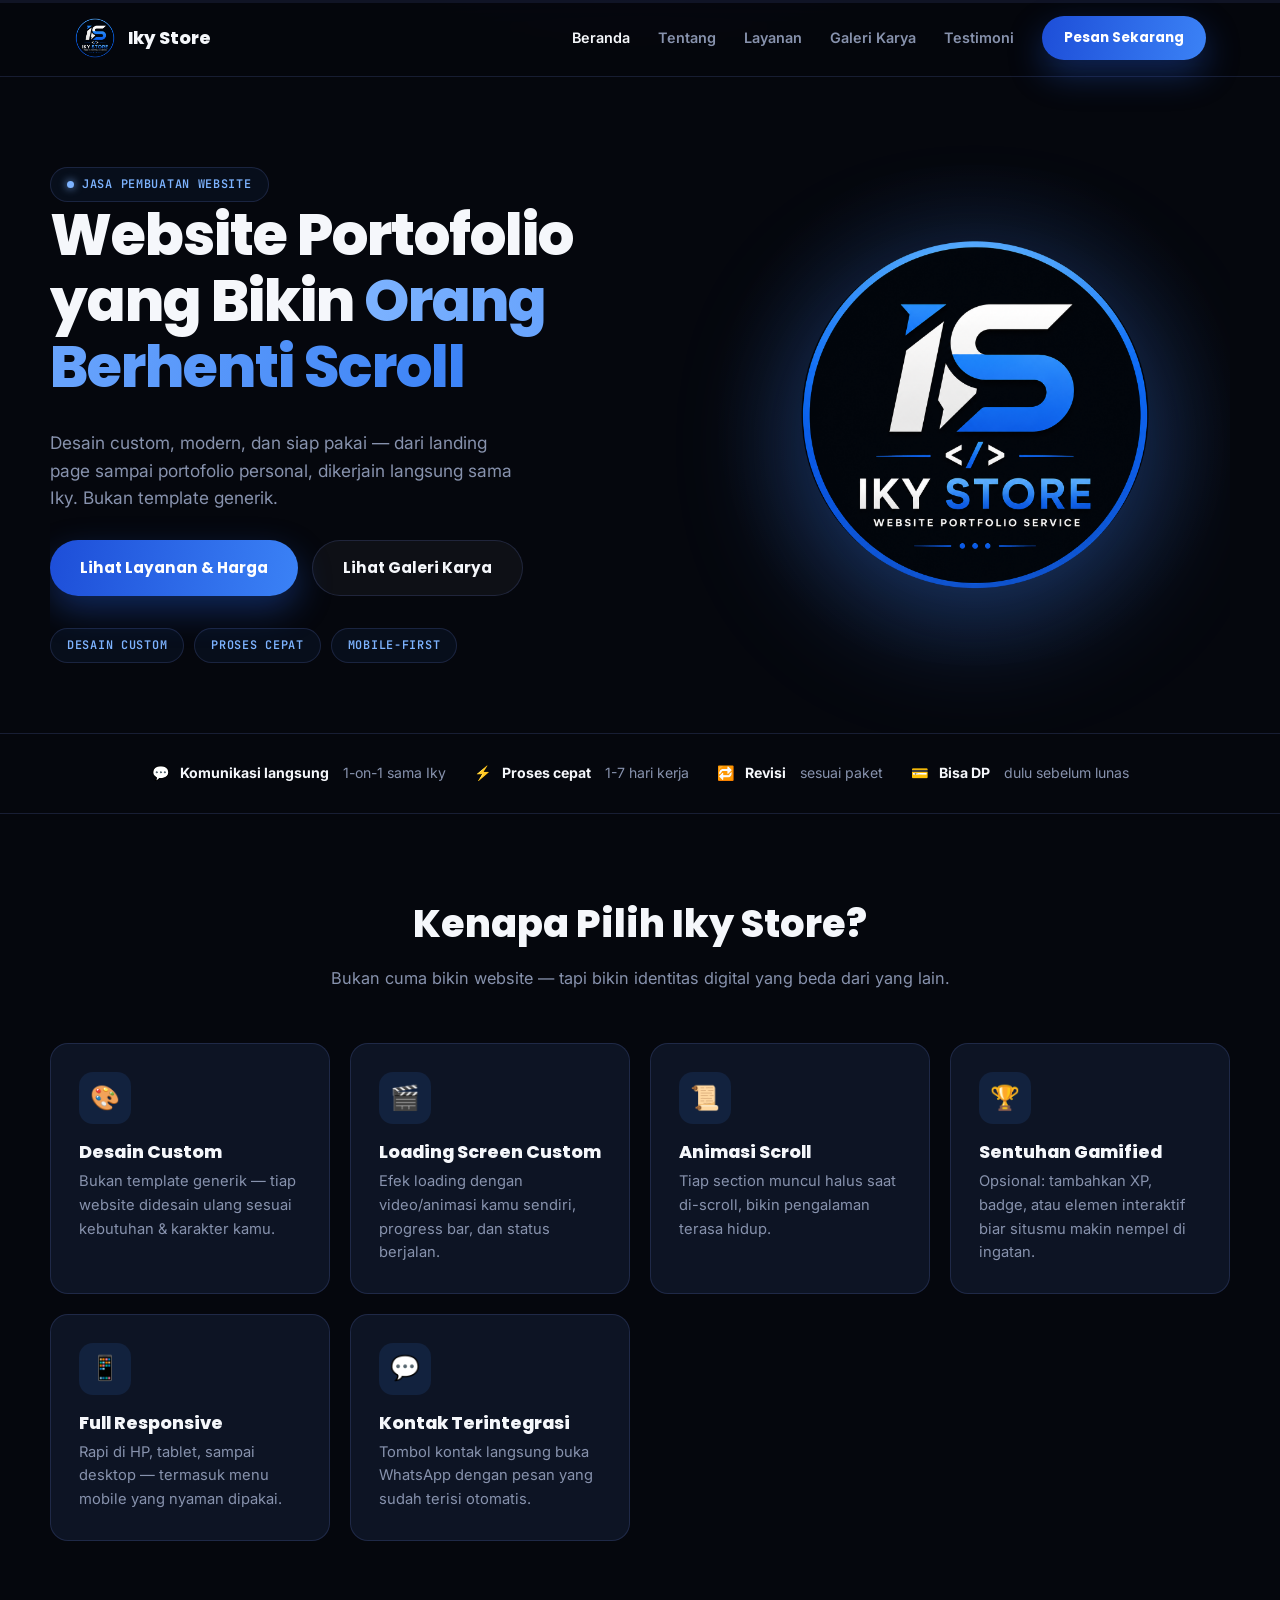
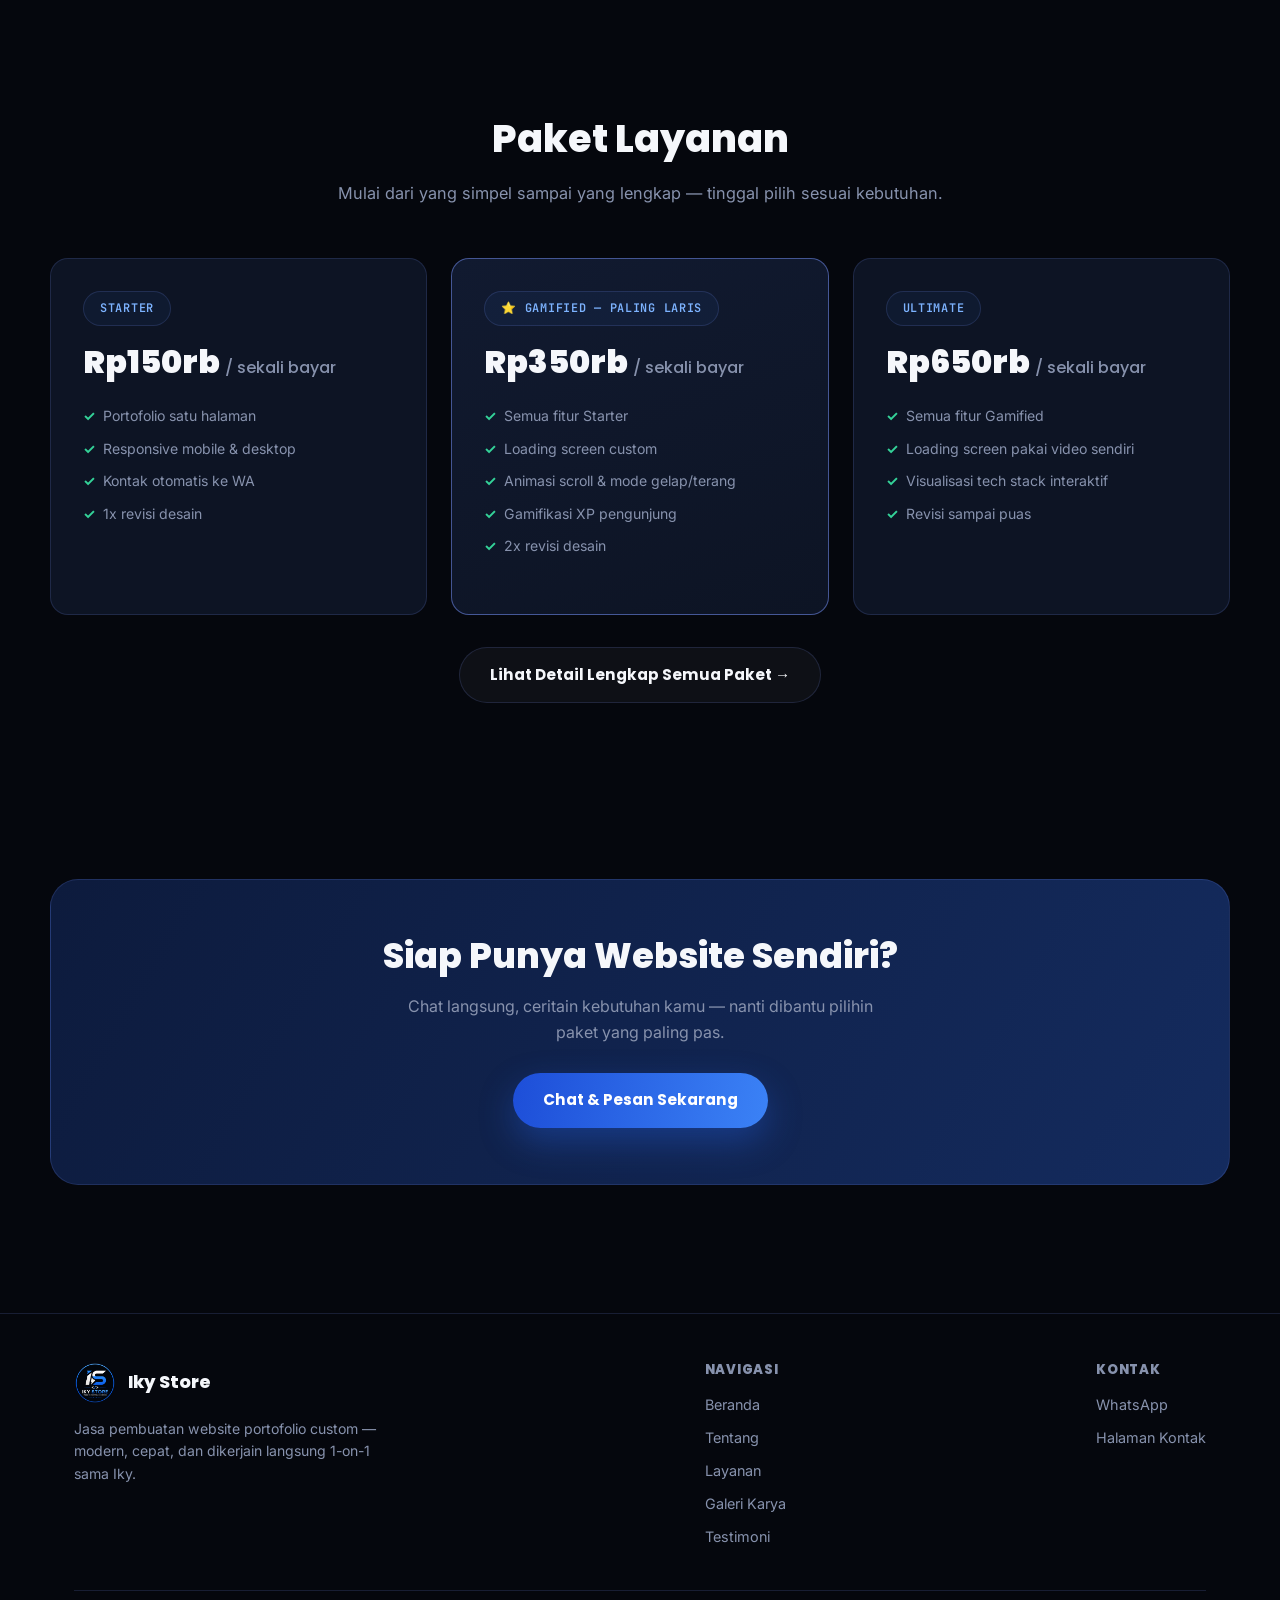
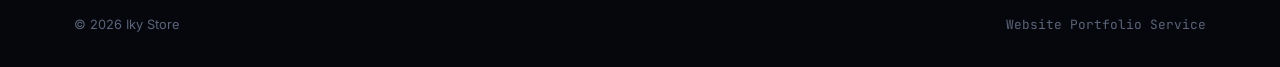
<file: index.html>
<!DOCTYPE html>
<html lang="id">
<head>
<meta charset="UTF-8">
<meta name="viewport" content="width=device-width, initial-scale=1.0">
<title>Iky Store — Jasa Pembuatan Website Portofolio</title>
<meta name="description" content="Iky Store — jasa pembuatan website portofolio custom, modern, dan gamified. Dikerjain langsung 1-on-1 sama Iky.">
<link rel="icon" href="media/logo.png">
<link rel="stylesheet" href="css/style.css">
<style>
.hero { padding: 90px 0 70px; position: relative; overflow: hidden; }
.hero__inner { display: grid; grid-template-columns: 1.1fr .9fr; gap: 48px; align-items: center; }
.hero h1 { font-size: clamp(2.4rem, 5.4vw, 3.6rem); letter-spacing: -1px; }
.hero h1 .accent { background: linear-gradient(100deg, var(--blue-light), var(--blue)); -webkit-background-clip: text; background-clip: text; color: transparent; }
.hero p.lead { font-size: 1.08rem; max-width: 480px; }
.hero-btns { display: flex; gap: 14px; flex-wrap: wrap; margin: 28px 0 32px; }
.hero-tags { display: flex; gap: 10px; flex-wrap: wrap; }
.hero-visual { position: relative; display: flex; align-items: center; justify-content: center; }
.hero-visual img { width: 100%; max-width: 380px; filter: drop-shadow(0 30px 60px rgba(59,130,246,.35)); }
.hero-visual::before {
  content: ""; position: absolute; inset: -60px; border-radius: 50%;
  background: radial-gradient(circle, rgba(59,130,246,.18), transparent 65%);
  z-index: -1;
}

.trust-band { padding: 28px 0; border-top: 1px solid var(--line); border-bottom: 1px solid var(--line); }
.trust-band .wrap { display: flex; flex-wrap: wrap; gap: 28px; justify-content: center; }
.trust-item { display: flex; align-items: center; gap: 10px; font-size: .88rem; color: var(--slate); }
.trust-item b { color: var(--white); }

.services-grid { display: grid; grid-template-columns: repeat(auto-fit, minmax(260px,1fr)); gap: 24px; }
.service-card { background: var(--panel); border: 1px solid var(--line); border-radius: var(--radius); padding: 32px; position: relative; }
.service-card.featured { border-color: rgba(123,150,255,.5); background: linear-gradient(160deg, var(--panel2), var(--panel)); }
.service-card__price { font-family: var(--font-display); font-weight: 900; font-size: 2rem; color: var(--white); margin: 10px 0 4px; }
.service-card__price span { font-size: 1rem; color: var(--slate); font-weight: 500; }
.service-card ul { list-style: none; margin: 18px 0 24px; padding: 0; display: flex; flex-direction: column; gap: 10px; }
.service-card li { font-size: .88rem; color: var(--slate); display: flex; gap: 8px; }
.service-card li::before { content: "✓"; color: var(--ok); font-weight: 700; }

.cta-band {
  background: linear-gradient(120deg, #0d1b3d, #142b5e);
  border: 1px solid var(--line); border-radius: 28px; padding: 56px 40px; text-align: center;
}
.cta-band h2 { font-size: clamp(1.6rem, 4vw, 2.2rem); }

@media (max-width: 860px) {
  .hero__inner { grid-template-columns: 1fr; gap: 40px; text-align: center; }
  .hero p.lead { margin-left: auto; margin-right: auto; }
  .hero-btns, .hero-tags { justify-content: center; }
  .hero-visual { order: -1; }
  .hero-visual img { max-width: 220px; }
  .service-card.featured { transform: none; }
}
</style>
</head>
<body>

<div id="scroll-progress"><div id="scroll-progress-fill"></div></div>

<nav class="navbar">
  <div class="navbar__inner">
    <a href="index.html" class="brand">
      <div class="brand__mark"><img src="media/logo.png" alt="Iky Store"></div>
      <span class="brand__name">Iky Store</span>
    </a>
    <button class="nav-toggle" id="navToggle" aria-label="Buka menu" aria-expanded="false" aria-controls="navMenu">
      <span class="nav-toggle__bar"></span>
    </button>
    <div class="navlinks-wrap" id="navMenu">
      <div class="navlinks">
        <a href="index.html" class="navlink">Beranda</a>
        <a href="tentang.html" class="navlink">Tentang</a>
        <a href="layanan.html" class="navlink">Layanan</a>
        <a href="galeri.html" class="navlink">Galeri Karya</a>
        <a href="testimoni.html" class="navlink">Testimoni</a>
        <a href="kontak.html" class="btn btn--primary btn--sm">Pesan Sekarang</a>
      </div>
    </div>
  </div>
</nav>

<main>
  <section class="hero wrap">
    <div class="hero__inner">
      <div class="reveal">
        <div class="tag mb-16"><span class="dot"></span>Jasa Pembuatan Website</div>
        <h1>Website Portofolio yang Bikin <span class="accent">Orang Berhenti Scroll</span></h1>
        <p class="lead">Desain custom, modern, dan siap pakai — dari landing page sampai portofolio personal, dikerjain langsung sama Iky. Bukan template generik.</p>
        <div class="hero-btns">
          <a href="layanan.html" class="btn btn--primary">Lihat Layanan &amp; Harga</a>
          <a href="galeri.html" class="btn btn--ghost">Lihat Galeri Karya</a>
        </div>
        <div class="hero-tags">
          <span class="tag">Desain Custom</span>
          <span class="tag">Proses Cepat</span>
          <span class="tag">Mobile-first</span>
        </div>
      </div>
      <div class="hero-visual reveal">
        <img src="media/logo.png" alt="Iky Store">
      </div>
    </div>
  </section>

  <section class="trust-band">
    <div class="wrap">
      <div class="trust-item">💬 <b>Komunikasi langsung</b>&nbsp;1-on-1 sama Iky</div>
      <div class="trust-item">⚡ <b>Proses cepat</b>&nbsp;1-7 hari kerja</div>
      <div class="trust-item">🔁 <b>Revisi</b>&nbsp;sesuai paket</div>
      <div class="trust-item">💳 <b>Bisa DP</b>&nbsp;dulu sebelum lunas</div>
    </div>
  </section>

  <section class="sec wrap">
    <div class="sec-head reveal">
      <h2>Kenapa Pilih Iky Store?</h2>
      <p>Bukan cuma bikin website — tapi bikin identitas digital yang beda dari yang lain.</p>
    </div>
    <div class="feature-grid">
      <div class="feature-card reveal">
        <div class="feature-card__icon">🎨</div>
        <h3>Desain Custom</h3>
        <p>Bukan template generik — tiap website didesain ulang sesuai kebutuhan &amp; karakter kamu.</p>
      </div>
      <div class="feature-card reveal">
        <div class="feature-card__icon">🎬</div>
        <h3>Loading Screen Custom</h3>
        <p>Efek loading dengan video/animasi kamu sendiri, progress bar, dan status berjalan.</p>
      </div>
      <div class="feature-card reveal">
        <div class="feature-card__icon">📜</div>
        <h3>Animasi Scroll</h3>
        <p>Tiap section muncul halus saat di-scroll, bikin pengalaman terasa hidup.</p>
      </div>
      <div class="feature-card reveal">
        <div class="feature-card__icon">🏆</div>
        <h3>Sentuhan Gamified</h3>
        <p>Opsional: tambahkan XP, badge, atau elemen interaktif biar situsmu makin nempel di ingatan.</p>
      </div>
      <div class="feature-card reveal">
        <div class="feature-card__icon">📱</div>
        <h3>Full Responsive</h3>
        <p>Rapi di HP, tablet, sampai desktop — termasuk menu mobile yang nyaman dipakai.</p>
      </div>
      <div class="feature-card reveal">
        <div class="feature-card__icon">💬</div>
        <h3>Kontak Terintegrasi</h3>
        <p>Tombol kontak langsung buka WhatsApp dengan pesan yang sudah terisi otomatis.</p>
      </div>
    </div>
  </section>

  <section class="sec wrap">
    <div class="sec-head reveal">
      <h2>Paket Layanan</h2>
      <p>Mulai dari yang simpel sampai yang lengkap — tinggal pilih sesuai kebutuhan.</p>
    </div>
    <div class="services-grid">
      <div class="service-card reveal">
        <div class="tag">Starter</div>
        <div class="service-card__price">Rp150rb <span>/ sekali bayar</span></div>
        <ul>
          <li>Portofolio satu halaman</li>
          <li>Responsive mobile &amp; desktop</li>
          <li>Kontak otomatis ke WA</li>
          <li>1x revisi desain</li>
        </ul>
      </div>
      <div class="service-card featured reveal">
        <div class="tag">⭐ Gamified — Paling Laris</div>
        <div class="service-card__price">Rp350rb <span>/ sekali bayar</span></div>
        <ul>
          <li>Semua fitur Starter</li>
          <li>Loading screen custom</li>
          <li>Animasi scroll &amp; mode gelap/terang</li>
          <li>Gamifikasi XP pengunjung</li>
          <li>2x revisi desain</li>
        </ul>
      </div>
      <div class="service-card reveal">
        <div class="tag">Ultimate</div>
        <div class="service-card__price">Rp650rb <span>/ sekali bayar</span></div>
        <ul>
          <li>Semua fitur Gamified</li>
          <li>Loading screen pakai video sendiri</li>
          <li>Visualisasi tech stack interaktif</li>
          <li>Revisi sampai puas</li>
        </ul>
      </div>
    </div>
    <div class="text-center mt-32">
      <a href="layanan.html" class="btn btn--ghost">Lihat Detail Lengkap Semua Paket →</a>
    </div>
  </section>

  <section class="sec wrap">
    <div class="cta-band reveal">
      <h2>Siap Punya Website Sendiri?</h2>
      <p style="max-width:480px;margin:0 auto 28px;">Chat langsung, ceritain kebutuhan kamu — nanti dibantu pilihin paket yang paling pas.</p>
      <a href="kontak.html" class="btn btn--primary">Chat &amp; Pesan Sekarang</a>
    </div>
  </section>
</main>

<footer>
  <div class="wrap">
    <div class="footer-grid">
      <div class="footer-brand">
        <a href="index.html" class="brand">
          <div class="brand__mark"><img src="media/logo.png" alt="Iky Store"></div>
          <span class="brand__name">Iky Store</span>
        </a>
        <p>Jasa pembuatan website portofolio custom — modern, cepat, dan dikerjain langsung 1-on-1 sama Iky.</p>
      </div>
      <div class="footer-col">
        <h4>Navigasi</h4>
        <a href="index.html">Beranda</a>
        <a href="tentang.html">Tentang</a>
        <a href="layanan.html">Layanan</a>
        <a href="galeri.html">Galeri Karya</a>
        <a href="testimoni.html">Testimoni</a>
      </div>
      <div class="footer-col">
        <h4>Kontak</h4>
        <a href="https://wa.me/6287888424035" target="_blank">WhatsApp</a>
        <a href="kontak.html">Halaman Kontak</a>
      </div>
    </div>
    <div class="footer-bottom">
      <div>© 2026 Iky Store</div>
      <div class="mono">Website Portfolio Service</div>
    </div>
  </div>
</footer>

<script src="js/main.js"></script>
</body>
</html>
</file>
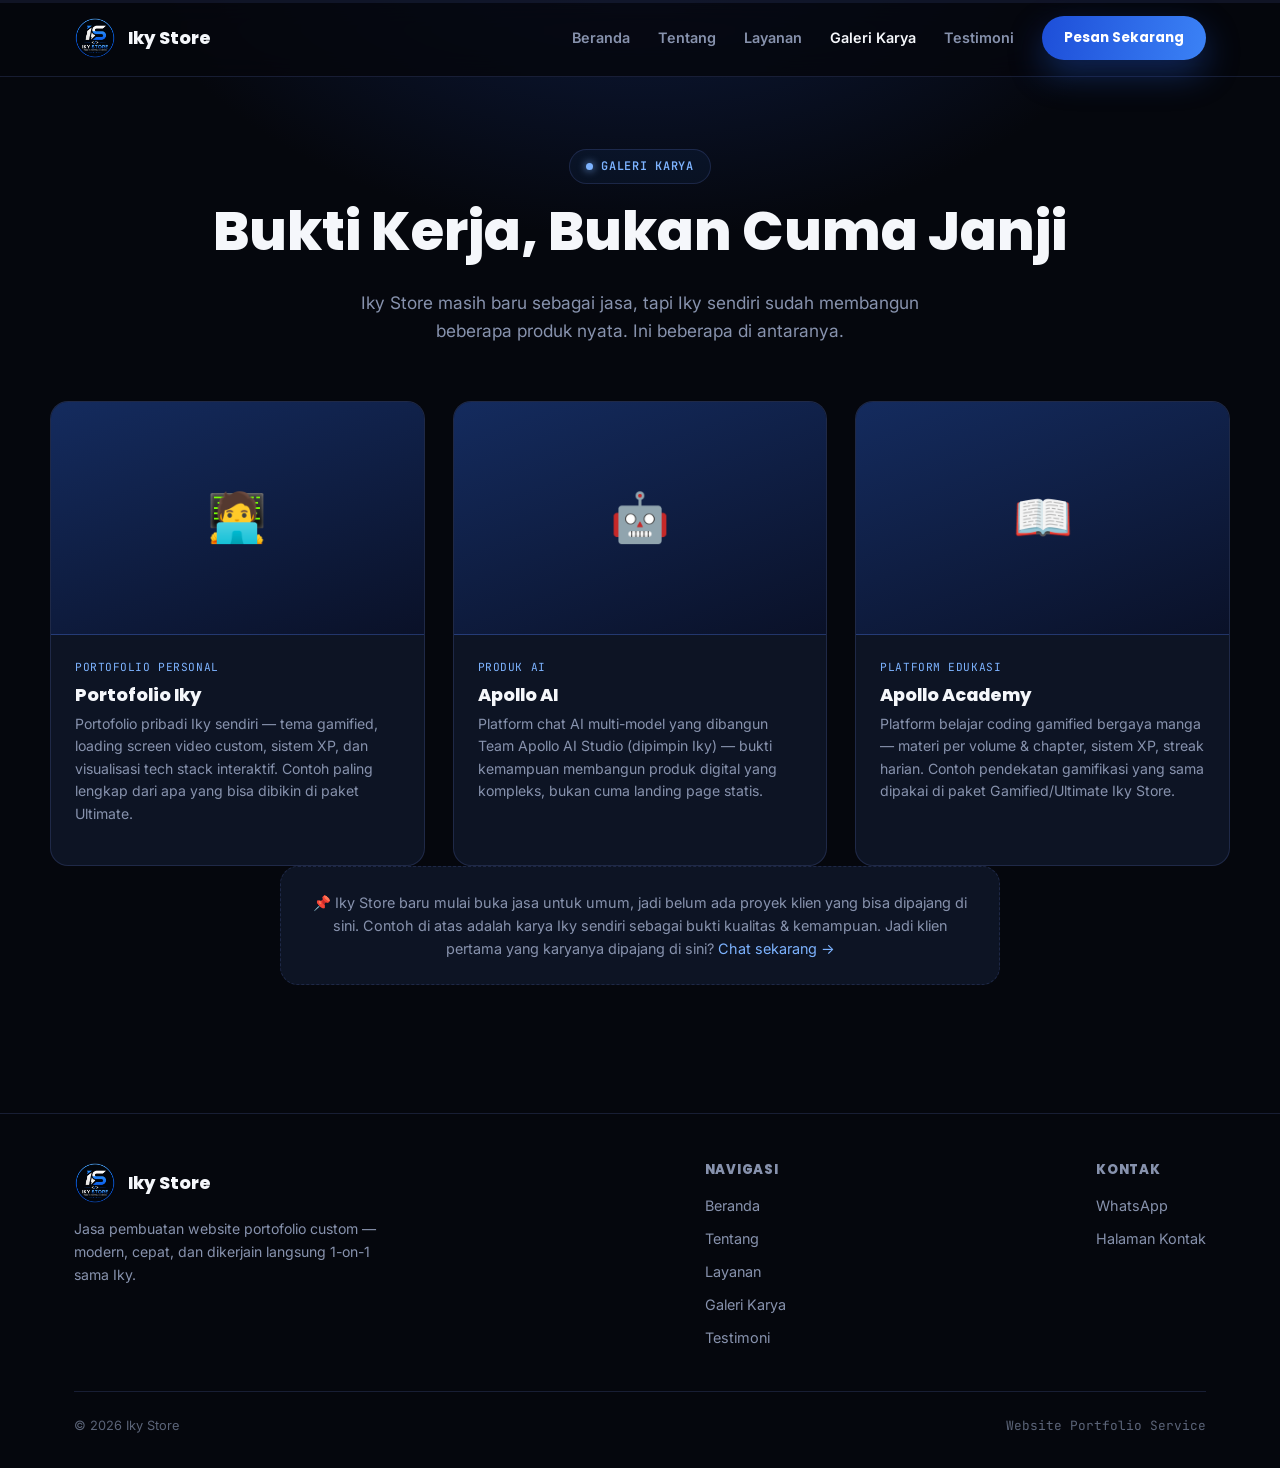
<file: galeri.html>
<!DOCTYPE html>
<html lang="id">
<head>
<meta charset="UTF-8">
<meta name="viewport" content="width=device-width, initial-scale=1.0">
<title>Galeri Karya — Iky Store</title>
<meta name="description" content="Contoh kualitas kerja Iky — proyek-proyek yang sudah dibangun sebagai bukti kemampuan.">
<link rel="icon" href="media/logo.png">
<link rel="stylesheet" href="css/style.css">
<style>
.gallery-grid { display: grid; grid-template-columns: repeat(auto-fit, minmax(280px,1fr)); gap: 28px; }
.gallery-card { background: var(--panel); border: 1px solid var(--line); border-radius: var(--radius); overflow: hidden; transition: transform .2s ease, border-color .2s ease; }
.gallery-card:hover { transform: translateY(-4px); border-color: rgba(123,150,255,.4); }
.gallery-card__thumb { aspect-ratio: 16/10; background: linear-gradient(160deg, #142b5e, #0a1128); display: flex; align-items: center; justify-content: center; font-size: 3rem; border-bottom: 1px solid var(--line); }
.gallery-card__body { padding: 24px; }
.gallery-card__tag { font-family: var(--font-mono); font-size: .7rem; color: var(--blue-light); text-transform: uppercase; letter-spacing: .05em; margin-bottom: 8px; display: block; }
.gallery-card h3 { font-size: 1.1rem; margin-bottom: 8px; }
.gallery-card p { font-size: .88rem; margin-bottom: 16px; }

.note-box { background: var(--panel); border: 1px dashed var(--line); border-radius: var(--radius); padding: 24px 28px; max-width: 720px; margin: 0 auto; text-align: center; }
.note-box p { margin: 0; font-size: .9rem; }
</style>
</head>
<body>

<div id="scroll-progress"><div id="scroll-progress-fill"></div></div>

<nav class="navbar">
  <div class="navbar__inner">
    <a href="index.html" class="brand">
      <div class="brand__mark"><img src="media/logo.png" alt="Iky Store"></div>
      <span class="brand__name">Iky Store</span>
    </a>
    <button class="nav-toggle" id="navToggle" aria-label="Buka menu" aria-expanded="false" aria-controls="navMenu">
      <span class="nav-toggle__bar"></span>
    </button>
    <div class="navlinks-wrap" id="navMenu">
      <div class="navlinks">
        <a href="index.html" class="navlink">Beranda</a>
        <a href="tentang.html" class="navlink">Tentang</a>
        <a href="layanan.html" class="navlink">Layanan</a>
        <a href="galeri.html" class="navlink">Galeri Karya</a>
        <a href="testimoni.html" class="navlink">Testimoni</a>
        <a href="kontak.html" class="btn btn--primary btn--sm">Pesan Sekarang</a>
      </div>
    </div>
  </div>
</nav>

<main>
  <section class="page-hero wrap">
    <div class="tag mb-16" style="margin:0 auto 16px;width:fit-content;"><span class="dot"></span>Galeri Karya</div>
    <h1 class="reveal">Bukti Kerja, Bukan Cuma Janji</h1>
    <p class="reveal">Iky Store masih baru sebagai jasa, tapi Iky sendiri sudah membangun beberapa produk nyata. Ini beberapa di antaranya.</p>
  </section>

  <section class="sec wrap" style="padding-top:0;">
    <div class="gallery-grid">
      <div class="gallery-card reveal">
        <div class="gallery-card__thumb">🧑‍💻</div>
        <div class="gallery-card__body">
          <span class="gallery-card__tag">Portofolio Personal</span>
          <h3>Portofolio Iky</h3>
          <p>Portofolio pribadi Iky sendiri — tema gamified, loading screen video custom, sistem XP, dan visualisasi tech stack interaktif. Contoh paling lengkap dari apa yang bisa dibikin di paket Ultimate.</p>
        </div>
      </div>
      <div class="gallery-card reveal">
        <div class="gallery-card__thumb">🤖</div>
        <div class="gallery-card__body">
          <span class="gallery-card__tag">Produk AI</span>
          <h3>Apollo AI</h3>
          <p>Platform chat AI multi-model yang dibangun Team Apollo AI Studio (dipimpin Iky) — bukti kemampuan membangun produk digital yang kompleks, bukan cuma landing page statis.</p>
        </div>
      </div>
      <div class="gallery-card reveal">
        <div class="gallery-card__thumb">📖</div>
        <div class="gallery-card__body">
          <span class="gallery-card__tag">Platform Edukasi</span>
          <h3>Apollo Academy</h3>
          <p>Platform belajar coding gamified bergaya manga — materi per volume &amp; chapter, sistem XP, streak harian. Contoh pendekatan gamifikasi yang sama dipakai di paket Gamified/Ultimate Iky Store.</p>
        </div>
      </div>
    </div>

    <div class="note-box reveal mt-48">
      <p>📌 Iky Store baru mulai buka jasa untuk umum, jadi belum ada proyek klien yang bisa dipajang di sini. Contoh di atas adalah karya Iky sendiri sebagai bukti kualitas &amp; kemampuan. Jadi klien pertama yang karyanya dipajang di sini? <a href="kontak.html">Chat sekarang →</a></p>
    </div>
  </section>
</main>

<footer>
  <div class="wrap">
    <div class="footer-grid">
      <div class="footer-brand">
        <a href="index.html" class="brand">
          <div class="brand__mark"><img src="media/logo.png" alt="Iky Store"></div>
          <span class="brand__name">Iky Store</span>
        </a>
        <p>Jasa pembuatan website portofolio custom — modern, cepat, dan dikerjain langsung 1-on-1 sama Iky.</p>
      </div>
      <div class="footer-col">
        <h4>Navigasi</h4>
        <a href="index.html">Beranda</a>
        <a href="tentang.html">Tentang</a>
        <a href="layanan.html">Layanan</a>
        <a href="galeri.html">Galeri Karya</a>
        <a href="testimoni.html">Testimoni</a>
      </div>
      <div class="footer-col">
        <h4>Kontak</h4>
        <a href="https://wa.me/6287888424035" target="_blank">WhatsApp</a>
        <a href="kontak.html">Halaman Kontak</a>
      </div>
    </div>
    <div class="footer-bottom">
      <div>© 2026 Iky Store</div>
      <div class="mono">Website Portfolio Service</div>
    </div>
  </div>
</footer>

<script src="js/main.js"></script>
</body>
</html>
</file>
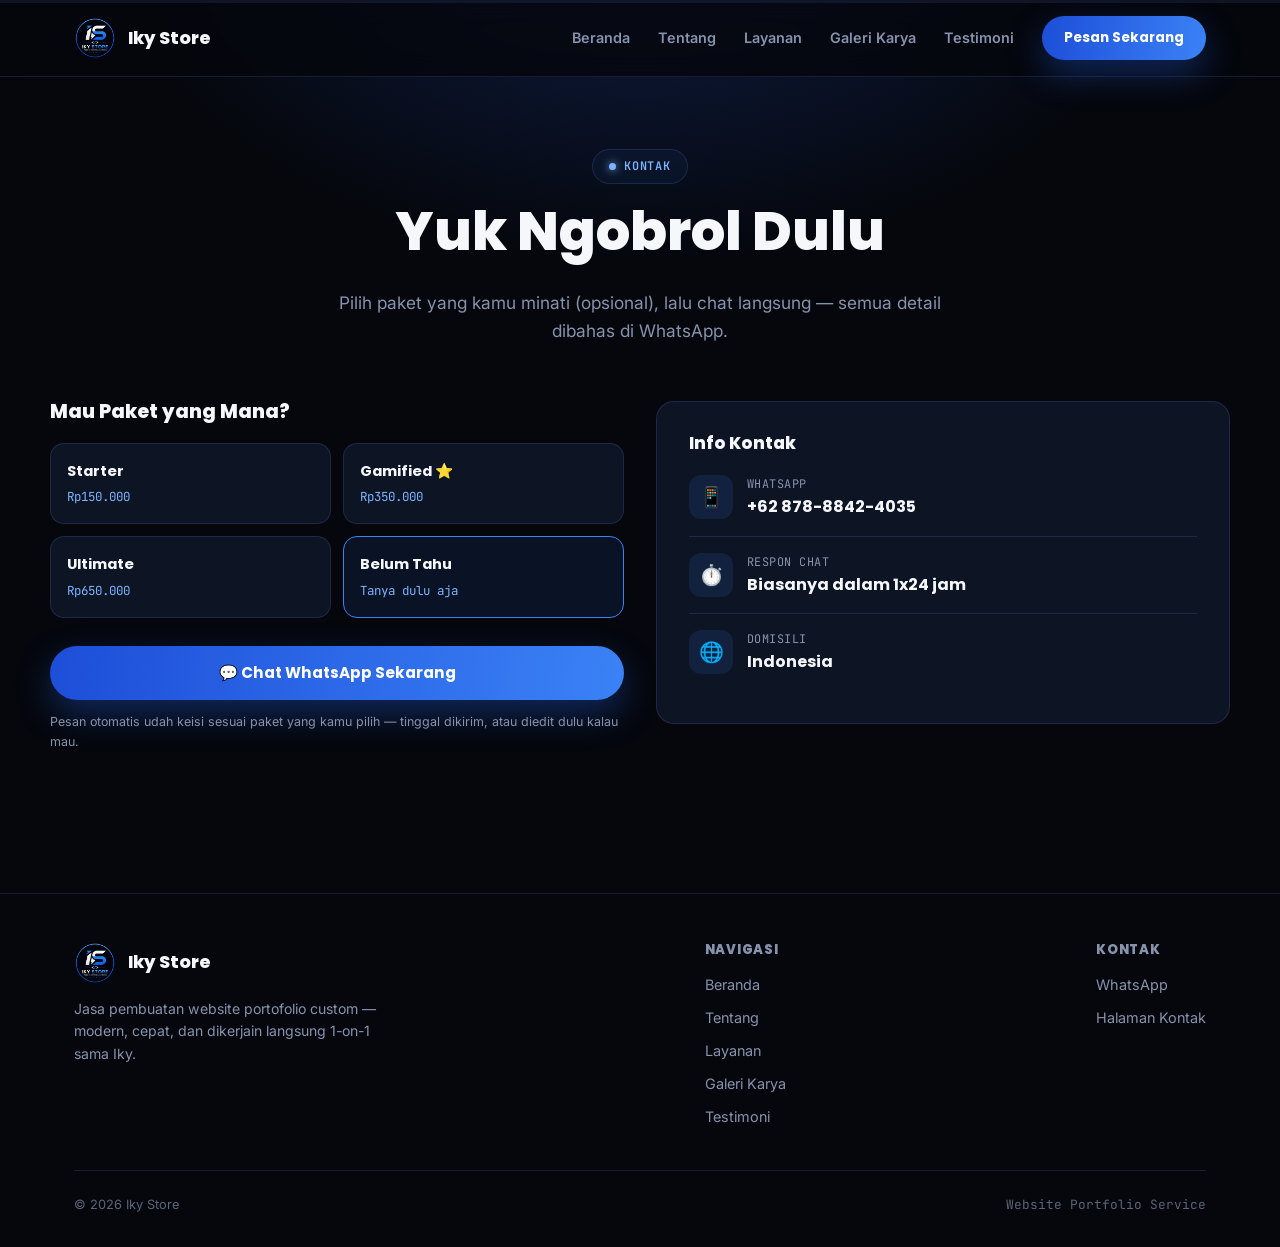
<file: kontak.html>
<!DOCTYPE html>
<html lang="id">
<head>
<meta charset="UTF-8">
<meta name="viewport" content="width=device-width, initial-scale=1.0">
<title>Kontak — Iky Store</title>
<meta name="description" content="Hubungi Iky Store lewat WhatsApp untuk pesan website portofolio kamu.">
<link rel="icon" href="media/logo.png">
<link rel="stylesheet" href="css/style.css">
<style>
.kontak-grid { display: grid; grid-template-columns: 1fr 1fr; gap: 32px; align-items: start; }
.pick-grid { display: grid; grid-template-columns: repeat(2, 1fr); gap: 12px; margin: 20px 0 28px; }
.pick-card {
  background: var(--panel); border: 1.5px solid var(--line); border-radius: 14px; padding: 16px;
  cursor: pointer; text-align: left; transition: border-color .15s ease, background .15s ease;
}
.pick-card.selected { border-color: var(--blue); background: rgba(59,130,246,.1); }
.pick-card__name { font-family: var(--font-display); font-weight: 700; font-size: .92rem; color: var(--white); }
.pick-card__price { font-family: var(--font-mono); font-size: .78rem; color: var(--blue-light); margin-top: 4px; }

.contact-card { background: var(--panel); border: 1px solid var(--line); border-radius: var(--radius); padding: 32px; }
.contact-row { display: flex; align-items: center; gap: 14px; padding: 16px 0; border-bottom: 1px solid var(--line); }
.contact-row:last-child { border-bottom: none; }
.contact-row__icon { width: 44px; height: 44px; border-radius: 12px; background: rgba(59,130,246,.12); display: flex; align-items: center; justify-content: center; font-size: 20px; flex-shrink: 0; }
.contact-row__label { font-size: .74rem; color: var(--slate); text-transform: uppercase; letter-spacing: .04em; font-family: var(--font-mono); }
.contact-row__value { font-family: var(--font-display); font-weight: 700; color: var(--white); }

@media (max-width: 860px) {
  .kontak-grid { grid-template-columns: 1fr; }
}
@media (max-width: 420px) {
  .pick-grid { grid-template-columns: 1fr; }
}
</style>
</head>
<body>

<div id="scroll-progress"><div id="scroll-progress-fill"></div></div>

<nav class="navbar">
  <div class="navbar__inner">
    <a href="index.html" class="brand">
      <div class="brand__mark"><img src="media/logo.png" alt="Iky Store"></div>
      <span class="brand__name">Iky Store</span>
    </a>
    <button class="nav-toggle" id="navToggle" aria-label="Buka menu" aria-expanded="false" aria-controls="navMenu">
      <span class="nav-toggle__bar"></span>
    </button>
    <div class="navlinks-wrap" id="navMenu">
      <div class="navlinks">
        <a href="index.html" class="navlink">Beranda</a>
        <a href="tentang.html" class="navlink">Tentang</a>
        <a href="layanan.html" class="navlink">Layanan</a>
        <a href="galeri.html" class="navlink">Galeri Karya</a>
        <a href="testimoni.html" class="navlink">Testimoni</a>
        <a href="kontak.html" class="btn btn--primary btn--sm">Pesan Sekarang</a>
      </div>
    </div>
  </div>
</nav>

<main>
  <section class="page-hero wrap">
    <div class="tag mb-16" style="margin:0 auto 16px;width:fit-content;"><span class="dot"></span>Kontak</div>
    <h1 class="reveal">Yuk Ngobrol Dulu</h1>
    <p class="reveal">Pilih paket yang kamu minati (opsional), lalu chat langsung — semua detail dibahas di WhatsApp.</p>
  </section>

  <section class="sec wrap" style="padding-top:0;">
    <div class="kontak-grid">
      <div class="reveal">
        <h2 style="font-size:1.2rem;">Mau Paket yang Mana?</h2>
        <div class="pick-grid" id="pickGrid">
          <div class="pick-card" data-paket="Starter" data-harga="Rp150.000">
            <div class="pick-card__name">Starter</div>
            <div class="pick-card__price">Rp150.000</div>
          </div>
          <div class="pick-card" data-paket="Gamified" data-harga="Rp350.000">
            <div class="pick-card__name">Gamified ⭐</div>
            <div class="pick-card__price">Rp350.000</div>
          </div>
          <div class="pick-card" data-paket="Ultimate" data-harga="Rp650.000">
            <div class="pick-card__name">Ultimate</div>
            <div class="pick-card__price">Rp650.000</div>
          </div>
          <div class="pick-card" data-paket="Belum tahu, mau tanya-tanya dulu" data-harga="">
            <div class="pick-card__name">Belum Tahu</div>
            <div class="pick-card__price">Tanya dulu aja</div>
          </div>
        </div>

        <a href="#" target="_blank" id="waBtn" class="btn btn--primary btn--full">💬 Chat WhatsApp Sekarang</a>
        <p style="font-size:.78rem; margin-top:12px;">Pesan otomatis udah keisi sesuai paket yang kamu pilih — tinggal dikirim, atau diedit dulu kalau mau.</p>
      </div>

      <div class="contact-card reveal">
        <h3 style="font-size:1.05rem;margin-bottom:6px;">Info Kontak</h3>
        <div class="contact-row">
          <div class="contact-row__icon">📱</div>
          <div>
            <div class="contact-row__label">WhatsApp</div>
            <div class="contact-row__value">+62 878-8842-4035</div>
          </div>
        </div>
        <div class="contact-row">
          <div class="contact-row__icon">⏱️</div>
          <div>
            <div class="contact-row__label">Respon Chat</div>
            <div class="contact-row__value">Biasanya dalam 1x24 jam</div>
          </div>
        </div>
        <div class="contact-row">
          <div class="contact-row__icon">🌐</div>
          <div>
            <div class="contact-row__label">Domisili</div>
            <div class="contact-row__value">Indonesia</div>
          </div>
        </div>
      </div>
    </div>
  </section>
</main>

<footer>
  <div class="wrap">
    <div class="footer-grid">
      <div class="footer-brand">
        <a href="index.html" class="brand">
          <div class="brand__mark"><img src="media/logo.png" alt="Iky Store"></div>
          <span class="brand__name">Iky Store</span>
        </a>
        <p>Jasa pembuatan website portofolio custom — modern, cepat, dan dikerjain langsung 1-on-1 sama Iky.</p>
      </div>
      <div class="footer-col">
        <h4>Navigasi</h4>
        <a href="index.html">Beranda</a>
        <a href="tentang.html">Tentang</a>
        <a href="layanan.html">Layanan</a>
        <a href="galeri.html">Galeri Karya</a>
        <a href="testimoni.html">Testimoni</a>
      </div>
      <div class="footer-col">
        <h4>Kontak</h4>
        <a href="https://wa.me/6287888424035" target="_blank">WhatsApp</a>
        <a href="kontak.html">Halaman Kontak</a>
      </div>
    </div>
    <div class="footer-bottom">
      <div>© 2026 Iky Store</div>
      <div class="mono">Website Portfolio Service</div>
    </div>
  </div>
</footer>

<script src="js/main.js"></script>
<script>
(function () {
  var WA_NUMBER = '6287888424035';
  var cards = document.querySelectorAll('.pick-card');
  var waBtn = document.getElementById('waBtn');

  function buildMessage(paket, harga) {
    if (!harga) {
      return 'Halo kak Iky, saya mau tanya-tanya soal jasa pembuatan website portofolio.';
    }
    return 'Halo kak Iky, saya mau pesan paket ' + paket + ' (' + harga + ') untuk jasa pembuatan website portofolio.';
  }

  function selectCard(card) {
    cards.forEach(function (c) { c.classList.remove('selected'); });
    card.classList.add('selected');
    var msg = buildMessage(card.dataset.paket, card.dataset.harga);
    waBtn.href = 'https://wa.me/' + WA_NUMBER + '?text=' + encodeURIComponent(msg);
  }

  cards.forEach(function (card) {
    card.addEventListener('click', function () { selectCard(card); });
  });

  // Baca ?paket= dari URL (dikirim dari halaman Layanan) buat preselect otomatis
  var params = new URLSearchParams(window.location.search);
  var paketParam = params.get('paket');
  var matched = false;
  if (paketParam) {
    cards.forEach(function (card) {
      if (card.dataset.paket === paketParam) { selectCard(card); matched = true; }
    });
  }
  if (!matched) { selectCard(cards[cards.length - 1]); } // default: "Belum Tahu"
})();
</script>
</body>
</html>
</file>
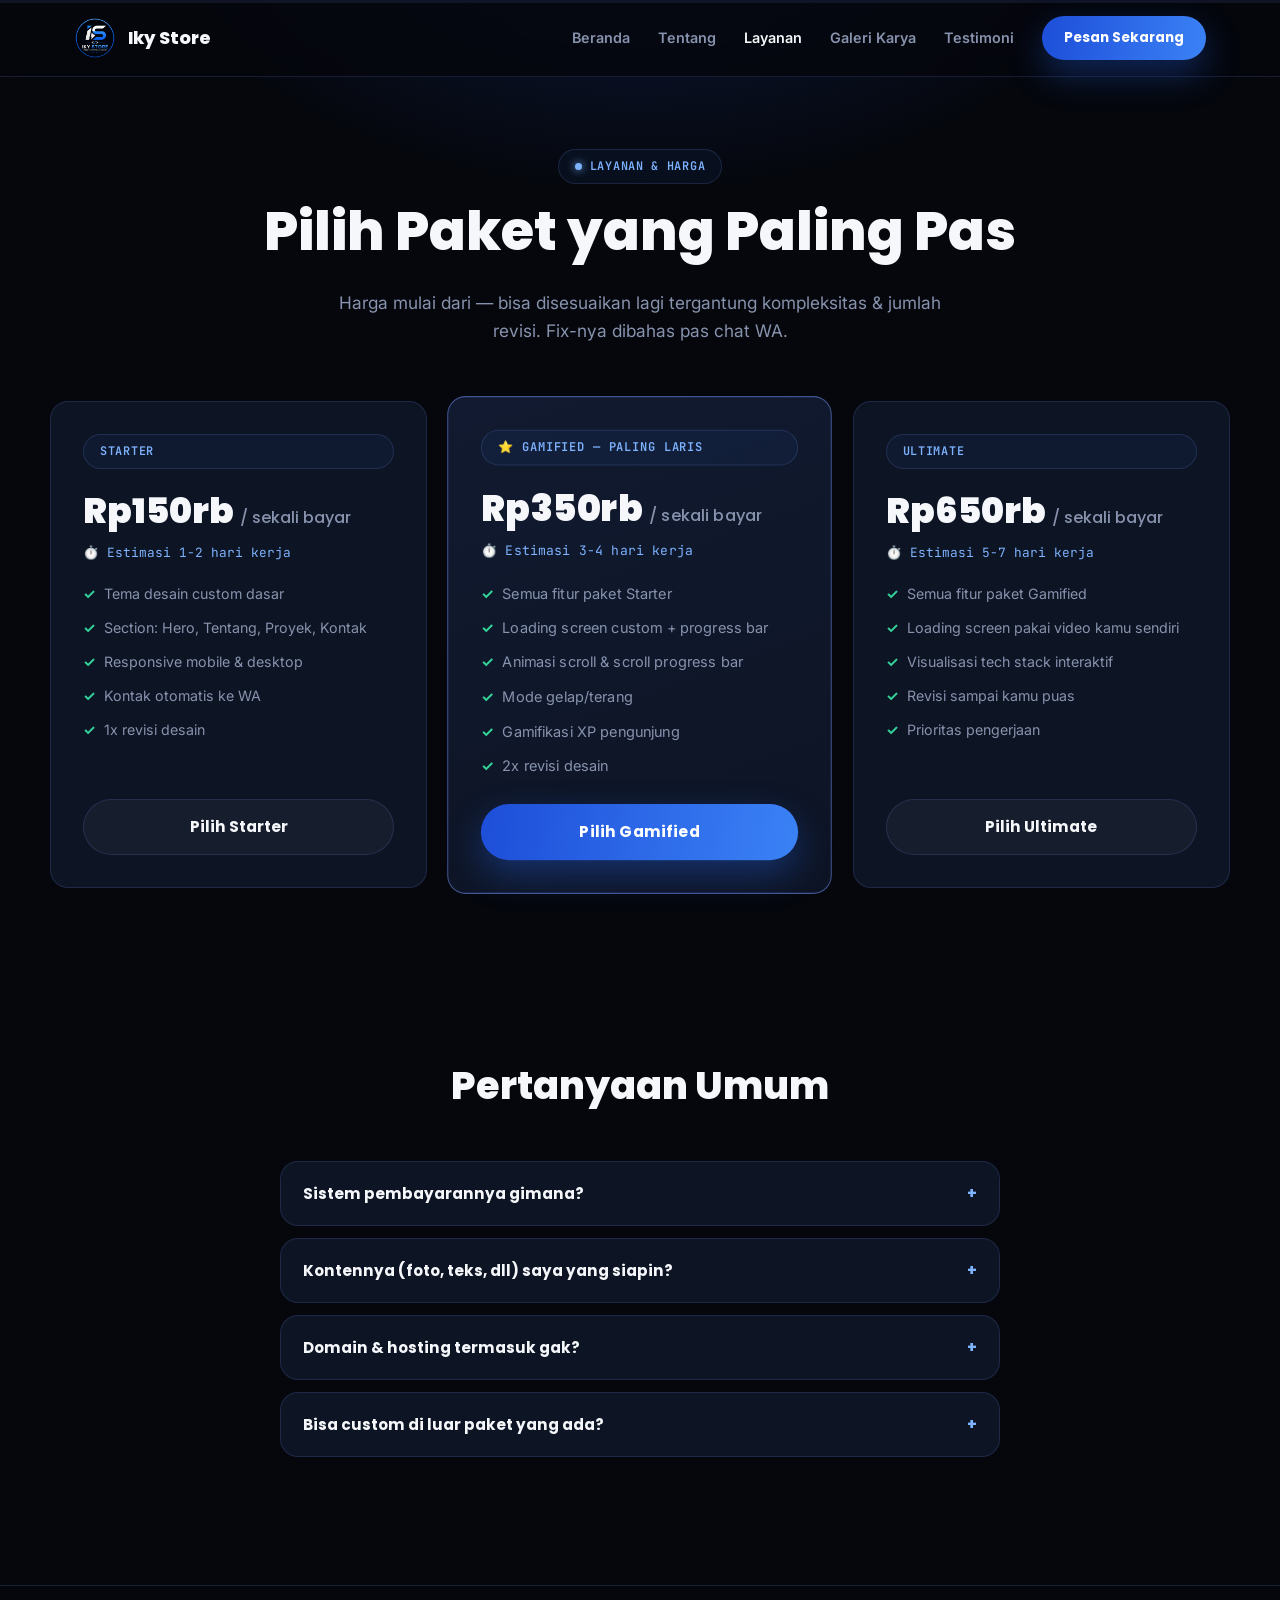
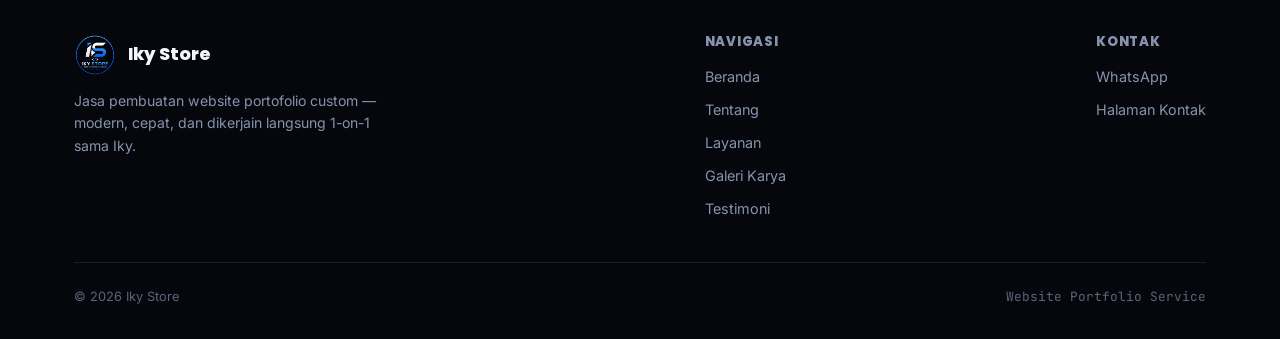
<file: layanan.html>
<!DOCTYPE html>
<html lang="id">
<head>
<meta charset="UTF-8">
<meta name="viewport" content="width=device-width, initial-scale=1.0">
<title>Layanan &amp; Harga — Iky Store</title>
<meta name="description" content="Paket layanan pembuatan website portofolio Iky Store — Starter, Gamified, dan Ultimate.">
<link rel="icon" href="media/logo.png">
<link rel="stylesheet" href="css/style.css">
<style>
.services-grid { display: grid; grid-template-columns: repeat(auto-fit, minmax(270px,1fr)); gap: 24px; align-items: stretch; }
.service-card { background: var(--panel); border: 1px solid var(--line); border-radius: var(--radius); padding: 32px; display: flex; flex-direction: column; }
.service-card.featured { border-color: rgba(123,150,255,.5); background: linear-gradient(160deg, var(--panel2), var(--panel)); transform: scale(1.02); }
.service-card__price { font-family: var(--font-display); font-weight: 900; font-size: 2.2rem; color: var(--white); margin: 14px 0 4px; }
.service-card__price span { font-size: 1rem; color: var(--slate); font-weight: 500; }
.service-card__duration { font-size: .8rem; color: var(--blue-light); font-family: var(--font-mono); margin-bottom: 20px; }
.service-card ul { list-style: none; margin: 0 0 26px; padding: 0; display: flex; flex-direction: column; gap: 11px; flex: 1; }
.service-card li { font-size: .89rem; color: var(--slate); display: flex; gap: 8px; align-items: flex-start; }
.service-card li::before { content: "✓"; color: var(--ok); font-weight: 700; flex-shrink: 0; }

.faq-list { max-width: 720px; margin: 0 auto; display: flex; flex-direction: column; gap: 12px; }
.faq-item { background: var(--panel); border: 1px solid var(--line); border-radius: var(--radius); overflow: hidden; }
.faq-item__q { width: 100%; text-align: left; background: none; border: none; cursor: pointer; padding: 20px 22px; display: flex; justify-content: space-between; gap: 12px; font-family: var(--font-display); font-weight: 700; font-size: .95rem; color: var(--white); }
.faq-item__icon { color: var(--blue-light); transition: transform .2s ease; }
.faq-item.open .faq-item__icon { transform: rotate(45deg); }
.faq-item__a { max-height: 0; overflow: hidden; transition: max-height .25s ease; }
.faq-item.open .faq-item__a { max-height: 260px; }
.faq-item__a p { padding: 0 22px 20px; margin: 0; font-size: .88rem; }
</style>
</head>
<body>

<div id="scroll-progress"><div id="scroll-progress-fill"></div></div>

<nav class="navbar">
  <div class="navbar__inner">
    <a href="index.html" class="brand">
      <div class="brand__mark"><img src="media/logo.png" alt="Iky Store"></div>
      <span class="brand__name">Iky Store</span>
    </a>
    <button class="nav-toggle" id="navToggle" aria-label="Buka menu" aria-expanded="false" aria-controls="navMenu">
      <span class="nav-toggle__bar"></span>
    </button>
    <div class="navlinks-wrap" id="navMenu">
      <div class="navlinks">
        <a href="index.html" class="navlink">Beranda</a>
        <a href="tentang.html" class="navlink">Tentang</a>
        <a href="layanan.html" class="navlink">Layanan</a>
        <a href="galeri.html" class="navlink">Galeri Karya</a>
        <a href="testimoni.html" class="navlink">Testimoni</a>
        <a href="kontak.html" class="btn btn--primary btn--sm">Pesan Sekarang</a>
      </div>
    </div>
  </div>
</nav>

<main>
  <section class="page-hero wrap">
    <div class="tag mb-16" style="margin:0 auto 16px;width:fit-content;"><span class="dot"></span>Layanan &amp; Harga</div>
    <h1 class="reveal">Pilih Paket yang Paling Pas</h1>
    <p class="reveal">Harga mulai dari — bisa disesuaikan lagi tergantung kompleksitas &amp; jumlah revisi. Fix-nya dibahas pas chat WA.</p>
  </section>

  <section class="sec wrap" style="padding-top:0;">
    <div class="services-grid">
      <div class="service-card reveal">
        <div class="tag">Starter</div>
        <div class="service-card__price">Rp150rb <span>/ sekali bayar</span></div>
        <div class="service-card__duration">⏱️ Estimasi 1-2 hari kerja</div>
        <ul>
          <li>Tema desain custom dasar</li>
          <li>Section: Hero, Tentang, Proyek, Kontak</li>
          <li>Responsive mobile &amp; desktop</li>
          <li>Kontak otomatis ke WA</li>
          <li>1x revisi desain</li>
        </ul>
        <a href="kontak.html?paket=Starter" class="btn btn--ghost btn--full">Pilih Starter</a>
      </div>

      <div class="service-card featured reveal">
        <div class="tag">⭐ Gamified — Paling Laris</div>
        <div class="service-card__price">Rp350rb <span>/ sekali bayar</span></div>
        <div class="service-card__duration">⏱️ Estimasi 3-4 hari kerja</div>
        <ul>
          <li>Semua fitur paket Starter</li>
          <li>Loading screen custom + progress bar</li>
          <li>Animasi scroll &amp; scroll progress bar</li>
          <li>Mode gelap/terang</li>
          <li>Gamifikasi XP pengunjung</li>
          <li>2x revisi desain</li>
        </ul>
        <a href="kontak.html?paket=Gamified" class="btn btn--primary btn--full">Pilih Gamified</a>
      </div>

      <div class="service-card reveal">
        <div class="tag">Ultimate</div>
        <div class="service-card__price">Rp650rb <span>/ sekali bayar</span></div>
        <div class="service-card__duration">⏱️ Estimasi 5-7 hari kerja</div>
        <ul>
          <li>Semua fitur paket Gamified</li>
          <li>Loading screen pakai video kamu sendiri</li>
          <li>Visualisasi tech stack interaktif</li>
          <li>Revisi sampai kamu puas</li>
          <li>Prioritas pengerjaan</li>
        </ul>
        <a href="kontak.html?paket=Ultimate" class="btn btn--ghost btn--full">Pilih Ultimate</a>
      </div>
    </div>
  </section>

  <section class="sec wrap">
    <div class="sec-head reveal">
      <h2>Pertanyaan Umum</h2>
    </div>
    <div class="faq-list">
      <div class="faq-item reveal">
        <button class="faq-item__q">Sistem pembayarannya gimana? <span class="faq-item__icon">+</span></button>
        <div class="faq-item__a"><p>Detail metode &amp; jadwal pembayaran (DP/lunas) dibahas langsung pas chat WA, menyesuaikan paket yang dipilih.</p></div>
      </div>
      <div class="faq-item reveal">
        <button class="faq-item__q">Kontennya (foto, teks, dll) saya yang siapin? <span class="faq-item__icon">+</span></button>
        <div class="faq-item__a"><p>Iya, konten (teks, foto, link proyek, dll) disiapkan oleh kamu. Kalau butuh bantuan nulis/struktur konten, bisa didiskusikan juga.</p></div>
      </div>
      <div class="faq-item reveal">
        <button class="faq-item__q">Domain &amp; hosting termasuk gak? <span class="faq-item__icon">+</span></button>
        <div class="faq-item__a"><p>Belum termasuk. Kamu dapat file website-nya, tinggal deploy sendiri (misal ke Vercel/Netlify gratis) atau bisa dibantu setup dengan biaya tambahan.</p></div>
      </div>
      <div class="faq-item reveal">
        <button class="faq-item__q">Bisa custom di luar paket yang ada? <span class="faq-item__icon">+</span></button>
        <div class="faq-item__a"><p>Bisa banget — chat aja kebutuhan spesifik kamu, nanti disesuaikan harga &amp; estimasi waktunya.</p></div>
      </div>
    </div>
  </section>
</main>

<footer>
  <div class="wrap">
    <div class="footer-grid">
      <div class="footer-brand">
        <a href="index.html" class="brand">
          <div class="brand__mark"><img src="media/logo.png" alt="Iky Store"></div>
          <span class="brand__name">Iky Store</span>
        </a>
        <p>Jasa pembuatan website portofolio custom — modern, cepat, dan dikerjain langsung 1-on-1 sama Iky.</p>
      </div>
      <div class="footer-col">
        <h4>Navigasi</h4>
        <a href="index.html">Beranda</a>
        <a href="tentang.html">Tentang</a>
        <a href="layanan.html">Layanan</a>
        <a href="galeri.html">Galeri Karya</a>
        <a href="testimoni.html">Testimoni</a>
      </div>
      <div class="footer-col">
        <h4>Kontak</h4>
        <a href="https://wa.me/6287888424035" target="_blank">WhatsApp</a>
        <a href="kontak.html">Halaman Kontak</a>
      </div>
    </div>
    <div class="footer-bottom">
      <div>© 2026 Iky Store</div>
      <div class="mono">Website Portfolio Service</div>
    </div>
  </div>
</footer>

<script src="js/main.js"></script>
<script>
document.querySelectorAll('.faq-item__q').forEach(function (btn) {
  btn.addEventListener('click', function () { btn.closest('.faq-item').classList.toggle('open'); });
});
</script>
</body>
</html>
</file>
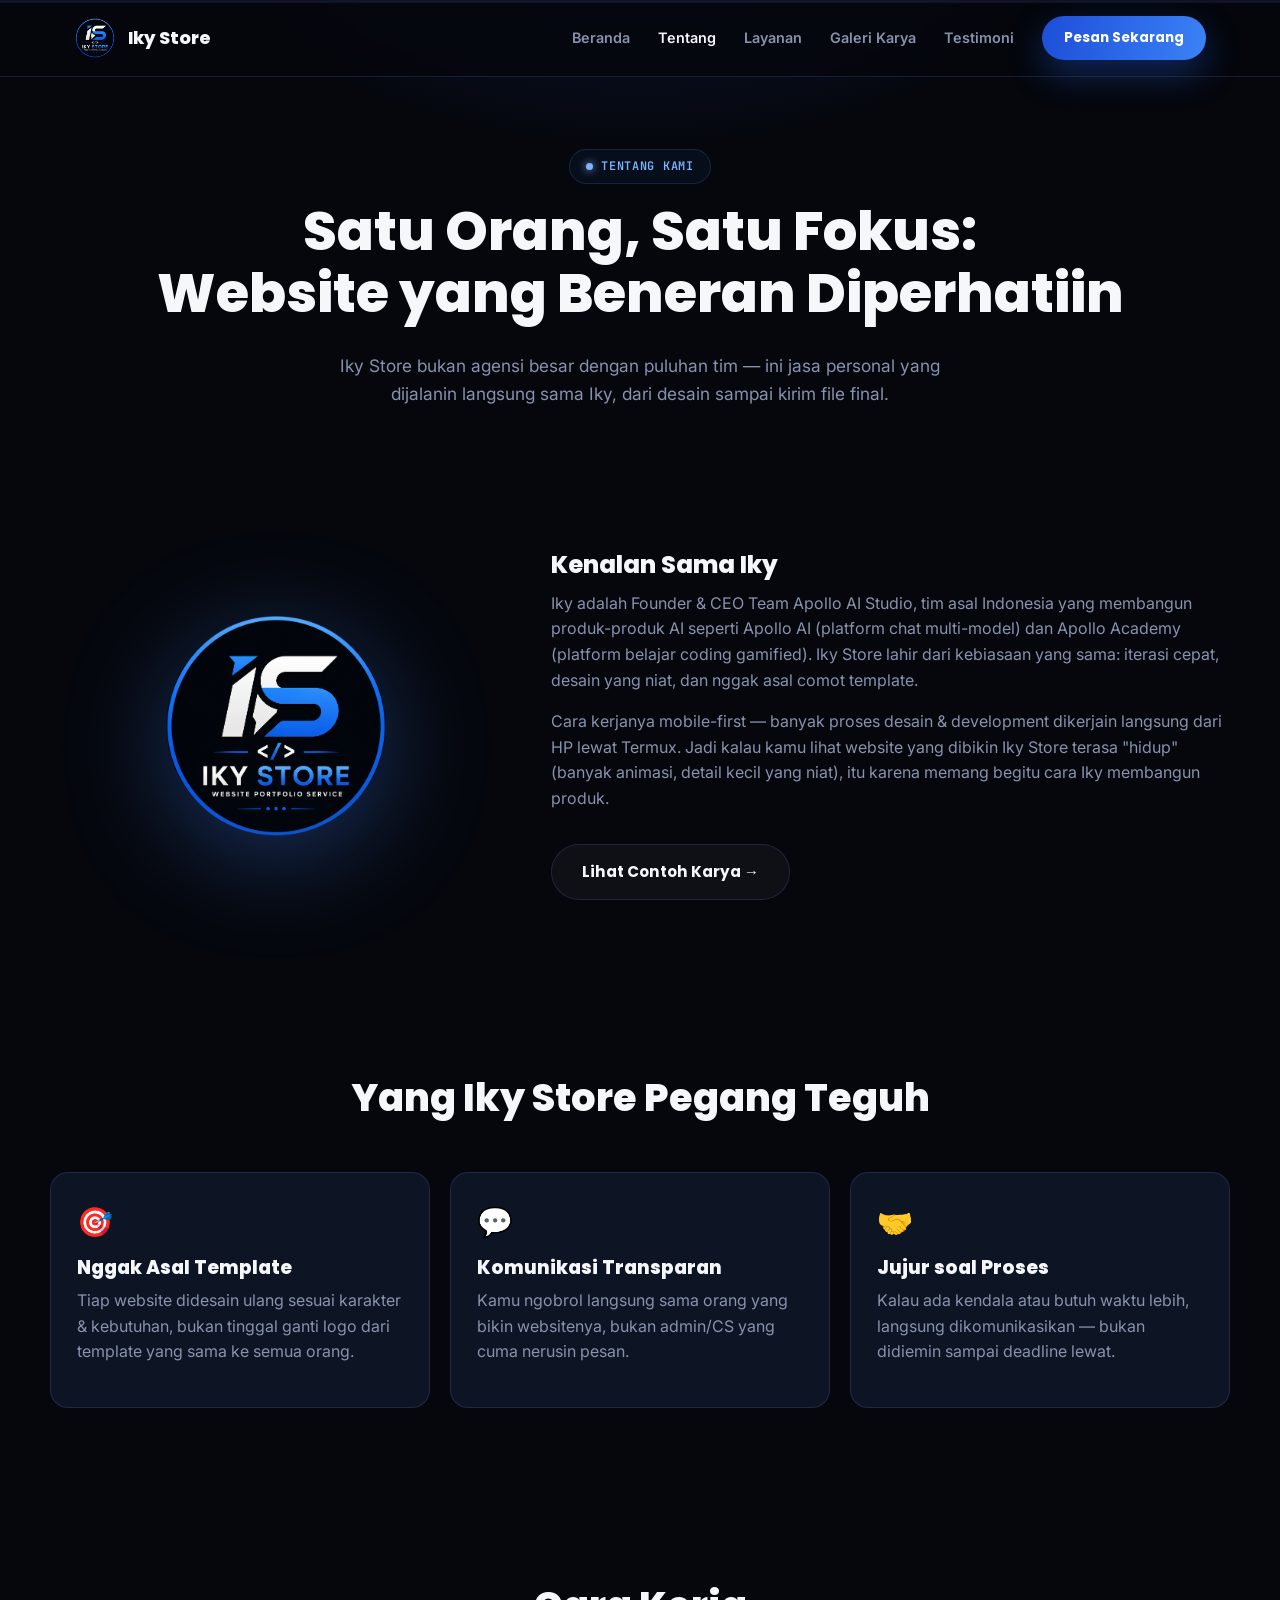
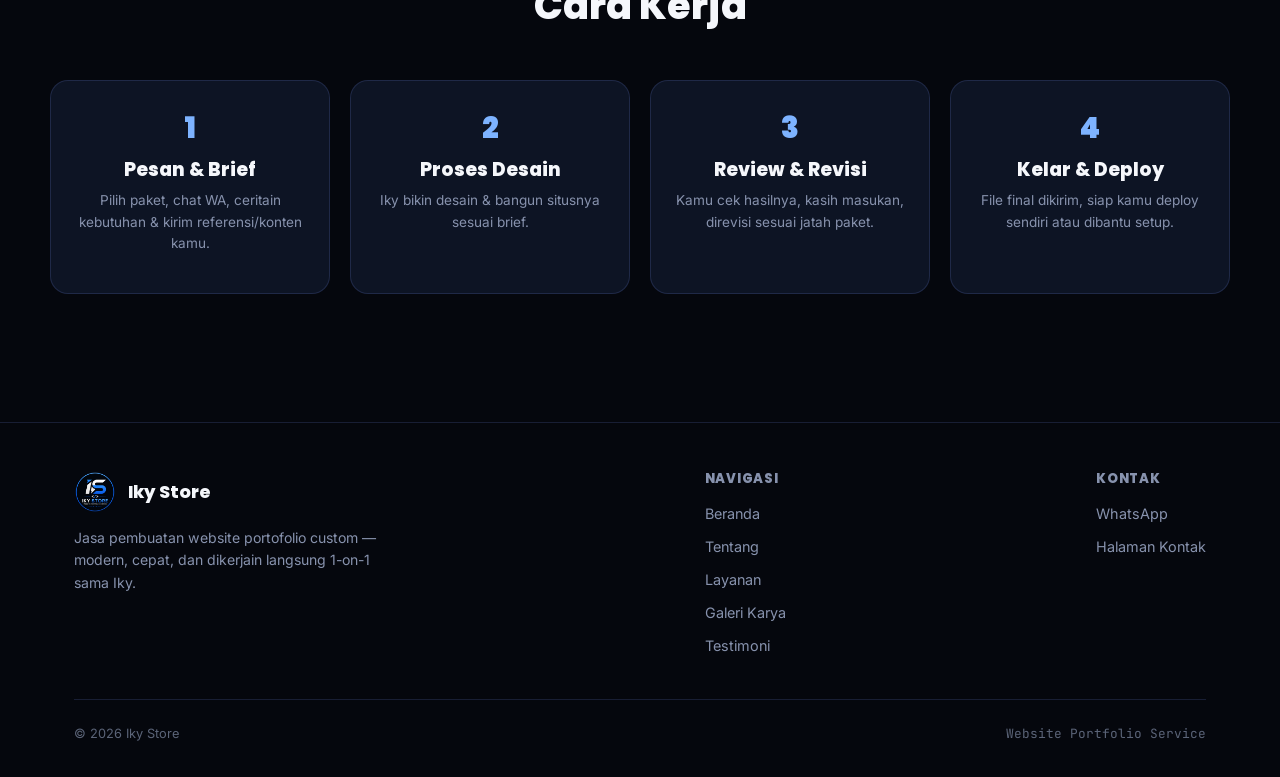
<file: tentang.html>
<!DOCTYPE html>
<html lang="id">
<head>
<meta charset="UTF-8">
<meta name="viewport" content="width=device-width, initial-scale=1.0">
<title>Tentang — Iky Store</title>
<meta name="description" content="Cerita di balik Iky Store — jasa pembuatan website portofolio yang dikerjain langsung oleh Iky.">
<link rel="icon" href="media/logo.png">
<link rel="stylesheet" href="css/style.css">
<style>
.about-grid { display: grid; grid-template-columns: .8fr 1.2fr; gap: 48px; align-items: center; }
.about-visual { display: flex; justify-content: center; }
.about-visual img { width: 240px; filter: drop-shadow(0 20px 50px rgba(59,130,246,.35)); }
.value-grid { display: grid; grid-template-columns: repeat(auto-fit, minmax(220px,1fr)); gap: 20px; }
.value-card { background: var(--panel); border: 1px solid var(--line); border-radius: var(--radius); padding: 26px; }
.value-card__icon { font-size: 1.8rem; margin-bottom: 12px; }
.steps-grid { display: grid; grid-template-columns: repeat(auto-fit, minmax(200px,1fr)); gap: 20px; }
.step-card { background: var(--panel); border: 1px solid var(--line); border-radius: var(--radius); padding: 24px; text-align: center; }
.step-card__num { font-family: var(--font-display); font-weight: 900; font-size: 1.8rem; color: var(--blue-light); margin-bottom: 8px; }

@media (max-width: 860px) {
  .about-grid { grid-template-columns: 1fr; text-align: center; }
}
</style>
</head>
<body>

<div id="scroll-progress"><div id="scroll-progress-fill"></div></div>

<nav class="navbar">
  <div class="navbar__inner">
    <a href="index.html" class="brand">
      <div class="brand__mark"><img src="media/logo.png" alt="Iky Store"></div>
      <span class="brand__name">Iky Store</span>
    </a>
    <button class="nav-toggle" id="navToggle" aria-label="Buka menu" aria-expanded="false" aria-controls="navMenu">
      <span class="nav-toggle__bar"></span>
    </button>
    <div class="navlinks-wrap" id="navMenu">
      <div class="navlinks">
        <a href="index.html" class="navlink">Beranda</a>
        <a href="tentang.html" class="navlink">Tentang</a>
        <a href="layanan.html" class="navlink">Layanan</a>
        <a href="galeri.html" class="navlink">Galeri Karya</a>
        <a href="testimoni.html" class="navlink">Testimoni</a>
        <a href="kontak.html" class="btn btn--primary btn--sm">Pesan Sekarang</a>
      </div>
    </div>
  </div>
</nav>

<main>
  <section class="page-hero wrap">
    <div class="tag mb-16" style="margin:0 auto 16px;width:fit-content;"><span class="dot"></span>Tentang Kami</div>
    <h1 class="reveal">Satu Orang, Satu Fokus: <br>Website yang Beneran Diperhatiin</h1>
    <p class="reveal">Iky Store bukan agensi besar dengan puluhan tim — ini jasa personal yang dijalanin langsung sama Iky, dari desain sampai kirim file final.</p>
  </section>

  <section class="sec wrap">
    <div class="about-grid">
      <div class="about-visual reveal">
        <img src="media/logo.png" alt="Iky Store">
      </div>
      <div class="reveal">
        <h2>Kenalan Sama Iky</h2>
        <p>Iky adalah Founder &amp; CEO Team Apollo AI Studio, tim asal Indonesia yang membangun produk-produk AI seperti Apollo AI (platform chat multi-model) dan Apollo Academy (platform belajar coding gamified). Iky Store lahir dari kebiasaan yang sama: iterasi cepat, desain yang niat, dan nggak asal comot template.</p>
        <p>Cara kerjanya mobile-first — banyak proses desain &amp; development dikerjain langsung dari HP lewat Termux. Jadi kalau kamu lihat website yang dibikin Iky Store terasa "hidup" (banyak animasi, detail kecil yang niat), itu karena memang begitu cara Iky membangun produk.</p>
        <a href="galeri.html" class="btn btn--ghost mt-16">Lihat Contoh Karya →</a>
      </div>
    </div>
  </section>

  <section class="sec wrap">
    <div class="sec-head reveal">
      <h2>Yang Iky Store Pegang Teguh</h2>
    </div>
    <div class="value-grid">
      <div class="value-card reveal">
        <div class="value-card__icon">🎯</div>
        <h3>Nggak Asal Template</h3>
        <p>Tiap website didesain ulang sesuai karakter &amp; kebutuhan, bukan tinggal ganti logo dari template yang sama ke semua orang.</p>
      </div>
      <div class="value-card reveal">
        <div class="value-card__icon">💬</div>
        <h3>Komunikasi Transparan</h3>
        <p>Kamu ngobrol langsung sama orang yang bikin websitenya, bukan admin/CS yang cuma nerusin pesan.</p>
      </div>
      <div class="value-card reveal">
        <div class="value-card__icon">🤝</div>
        <h3>Jujur soal Proses</h3>
        <p>Kalau ada kendala atau butuh waktu lebih, langsung dikomunikasikan — bukan didiemin sampai deadline lewat.</p>
      </div>
    </div>
  </section>

  <section class="sec wrap">
    <div class="sec-head reveal">
      <h2>Cara Kerja</h2>
    </div>
    <div class="steps-grid">
      <div class="step-card reveal">
        <div class="step-card__num">1</div>
        <h3>Pesan &amp; Brief</h3>
        <p style="font-size:.85rem;">Pilih paket, chat WA, ceritain kebutuhan &amp; kirim referensi/konten kamu.</p>
      </div>
      <div class="step-card reveal">
        <div class="step-card__num">2</div>
        <h3>Proses Desain</h3>
        <p style="font-size:.85rem;">Iky bikin desain &amp; bangun situsnya sesuai brief.</p>
      </div>
      <div class="step-card reveal">
        <div class="step-card__num">3</div>
        <h3>Review &amp; Revisi</h3>
        <p style="font-size:.85rem;">Kamu cek hasilnya, kasih masukan, direvisi sesuai jatah paket.</p>
      </div>
      <div class="step-card reveal">
        <div class="step-card__num">4</div>
        <h3>Kelar &amp; Deploy</h3>
        <p style="font-size:.85rem;">File final dikirim, siap kamu deploy sendiri atau dibantu setup.</p>
      </div>
    </div>
  </section>
</main>

<footer>
  <div class="wrap">
    <div class="footer-grid">
      <div class="footer-brand">
        <a href="index.html" class="brand">
          <div class="brand__mark"><img src="media/logo.png" alt="Iky Store"></div>
          <span class="brand__name">Iky Store</span>
        </a>
        <p>Jasa pembuatan website portofolio custom — modern, cepat, dan dikerjain langsung 1-on-1 sama Iky.</p>
      </div>
      <div class="footer-col">
        <h4>Navigasi</h4>
        <a href="index.html">Beranda</a>
        <a href="tentang.html">Tentang</a>
        <a href="layanan.html">Layanan</a>
        <a href="galeri.html">Galeri Karya</a>
        <a href="testimoni.html">Testimoni</a>
      </div>
      <div class="footer-col">
        <h4>Kontak</h4>
        <a href="https://wa.me/6287888424035" target="_blank">WhatsApp</a>
        <a href="kontak.html">Halaman Kontak</a>
      </div>
    </div>
    <div class="footer-bottom">
      <div>© 2026 Iky Store</div>
      <div class="mono">Website Portfolio Service</div>
    </div>
  </div>
</footer>

<script src="js/main.js"></script>
</body>
</html>
</file>
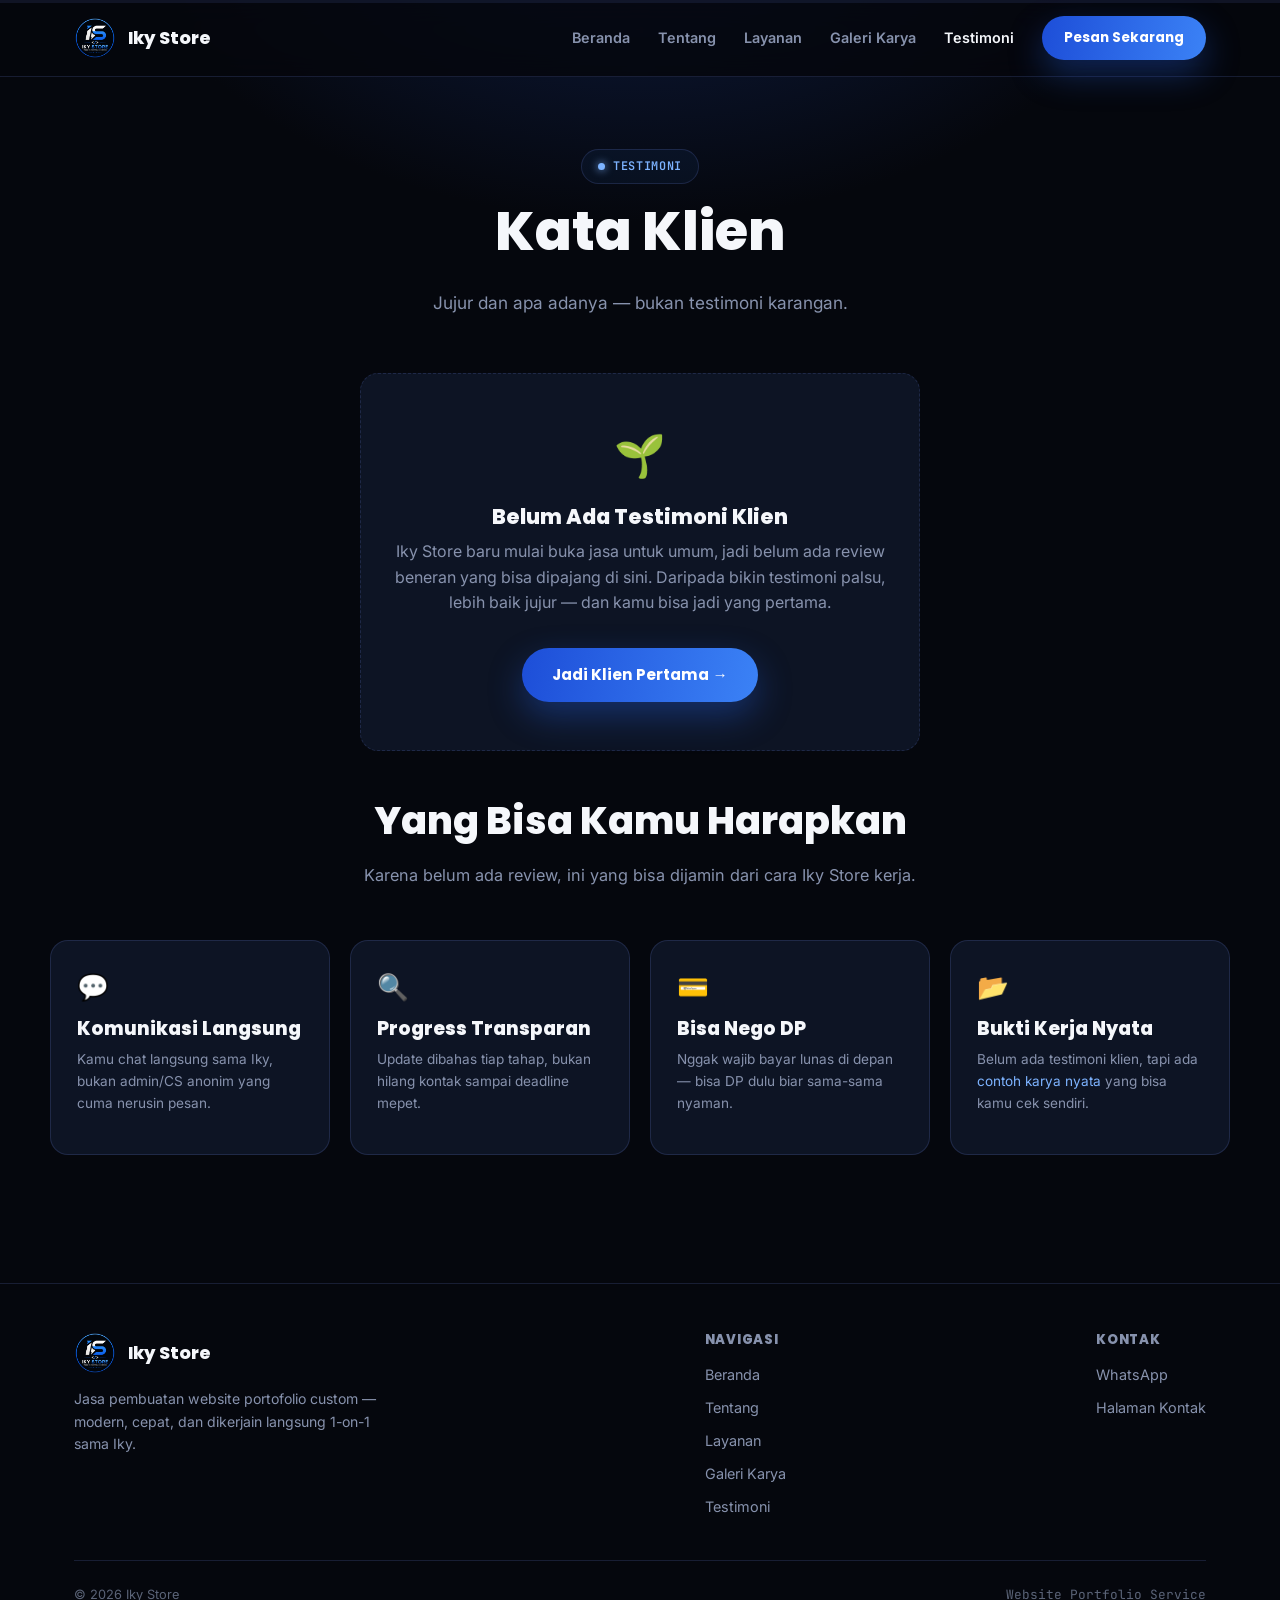
<file: testimoni.html>
<!DOCTYPE html>
<html lang="id">
<head>
<meta charset="UTF-8">
<meta name="viewport" content="width=device-width, initial-scale=1.0">
<title>Testimoni — Iky Store</title>
<meta name="description" content="Testimoni klien Iky Store.">
<link rel="icon" href="media/logo.png">
<link rel="stylesheet" href="css/style.css">
<style>
.empty-state { max-width: 560px; margin: 0 auto; text-align: center; background: var(--panel); border: 1px dashed var(--line); border-radius: var(--radius); padding: 48px 32px; }
.empty-state__icon { font-size: 2.6rem; margin-bottom: 16px; }
.empty-state h2 { font-size: 1.3rem; }

.promise-grid { display: grid; grid-template-columns: repeat(auto-fit, minmax(220px,1fr)); gap: 20px; margin-top: 48px; }
.promise-card { background: var(--panel); border: 1px solid var(--line); border-radius: var(--radius); padding: 26px; }
.promise-card__icon { font-size: 1.6rem; margin-bottom: 10px; }
</style>
</head>
<body>

<div id="scroll-progress"><div id="scroll-progress-fill"></div></div>

<nav class="navbar">
  <div class="navbar__inner">
    <a href="index.html" class="brand">
      <div class="brand__mark"><img src="media/logo.png" alt="Iky Store"></div>
      <span class="brand__name">Iky Store</span>
    </a>
    <button class="nav-toggle" id="navToggle" aria-label="Buka menu" aria-expanded="false" aria-controls="navMenu">
      <span class="nav-toggle__bar"></span>
    </button>
    <div class="navlinks-wrap" id="navMenu">
      <div class="navlinks">
        <a href="index.html" class="navlink">Beranda</a>
        <a href="tentang.html" class="navlink">Tentang</a>
        <a href="layanan.html" class="navlink">Layanan</a>
        <a href="galeri.html" class="navlink">Galeri Karya</a>
        <a href="testimoni.html" class="navlink">Testimoni</a>
        <a href="kontak.html" class="btn btn--primary btn--sm">Pesan Sekarang</a>
      </div>
    </div>
  </div>
</nav>

<main>
  <section class="page-hero wrap">
    <div class="tag mb-16" style="margin:0 auto 16px;width:fit-content;"><span class="dot"></span>Testimoni</div>
    <h1 class="reveal">Kata Klien</h1>
    <p class="reveal">Jujur dan apa adanya — bukan testimoni karangan.</p>
  </section>

  <section class="sec wrap" style="padding-top:0;">
    <div class="empty-state reveal">
      <div class="empty-state__icon">🌱</div>
      <h2>Belum Ada Testimoni Klien</h2>
      <p>Iky Store baru mulai buka jasa untuk umum, jadi belum ada review beneran yang bisa dipajang di sini. Daripada bikin testimoni palsu, lebih baik jujur — dan kamu bisa jadi yang pertama.</p>
      <a href="kontak.html" class="btn btn--primary mt-16">Jadi Klien Pertama →</a>
    </div>

    <div class="sec-head reveal mt-48">
      <h2>Yang Bisa Kamu Harapkan</h2>
      <p>Karena belum ada review, ini yang bisa dijamin dari cara Iky Store kerja.</p>
    </div>
    <div class="promise-grid">
      <div class="promise-card reveal">
        <div class="promise-card__icon">💬</div>
        <h3>Komunikasi Langsung</h3>
        <p style="font-size:.85rem;">Kamu chat langsung sama Iky, bukan admin/CS anonim yang cuma nerusin pesan.</p>
      </div>
      <div class="promise-card reveal">
        <div class="promise-card__icon">🔍</div>
        <h3>Progress Transparan</h3>
        <p style="font-size:.85rem;">Update dibahas tiap tahap, bukan hilang kontak sampai deadline mepet.</p>
      </div>
      <div class="promise-card reveal">
        <div class="promise-card__icon">💳</div>
        <h3>Bisa Nego DP</h3>
        <p style="font-size:.85rem;">Nggak wajib bayar lunas di depan — bisa DP dulu biar sama-sama nyaman.</p>
      </div>
      <div class="promise-card reveal">
        <div class="promise-card__icon">📂</div>
        <h3>Bukti Kerja Nyata</h3>
        <p style="font-size:.85rem;">Belum ada testimoni klien, tapi ada <a href="galeri.html">contoh karya nyata</a> yang bisa kamu cek sendiri.</p>
      </div>
    </div>
  </section>
</main>

<footer>
  <div class="wrap">
    <div class="footer-grid">
      <div class="footer-brand">
        <a href="index.html" class="brand">
          <div class="brand__mark"><img src="media/logo.png" alt="Iky Store"></div>
          <span class="brand__name">Iky Store</span>
        </a>
        <p>Jasa pembuatan website portofolio custom — modern, cepat, dan dikerjain langsung 1-on-1 sama Iky.</p>
      </div>
      <div class="footer-col">
        <h4>Navigasi</h4>
        <a href="index.html">Beranda</a>
        <a href="tentang.html">Tentang</a>
        <a href="layanan.html">Layanan</a>
        <a href="galeri.html">Galeri Karya</a>
        <a href="testimoni.html">Testimoni</a>
      </div>
      <div class="footer-col">
        <h4>Kontak</h4>
        <a href="https://wa.me/6287888424035" target="_blank">WhatsApp</a>
        <a href="kontak.html">Halaman Kontak</a>
      </div>
    </div>
    <div class="footer-bottom">
      <div>© 2026 Iky Store</div>
      <div class="mono">Website Portfolio Service</div>
    </div>
  </div>
</footer>

<script src="js/main.js"></script>
</body>
</html>
</file>
<file: css/style.css>
/* ===========================================================
   IKY STORE — Official Website Design System
   Tema: Dark tech / electric blue — konsisten sama logo & poster resmi
   Font : Poppins (display) / Inter (body) / JetBrains Mono (label)
   =========================================================== */

@import url('https://fonts.googleapis.com/css2?family=Poppins:wght@500;600;700;800;900&family=Inter:wght@400;500;600;700&family=JetBrains+Mono:wght@500;600;700&display=swap');

:root {
  --bg0: #05070d;
  --bg1: #0a1128;
  --panel: #0d1424;
  --panel2: #111a30;
  --blue: #3b82f6;
  --blue-dark: #1d4ed8;
  --blue-light: #7db3ff;
  --white: #f5f7fb;
  --slate: #8792ad;
  --slate-dim: #5b6478;
  --line: rgba(123,150,255,.16);
  --ok: #34d399;

  --radius: 18px;
  --shadow: 0 24px 60px rgba(0,0,0,.45);

  --font-display: 'Poppins', sans-serif;
  --font-body: 'Inter', sans-serif;
  --font-mono: 'JetBrains Mono', monospace;
}

* { box-sizing: border-box; -webkit-tap-highlight-color: transparent; }
html { scroll-behavior: smooth; }
body {
  margin: 0; font-family: var(--font-body); color: var(--white);
  background: radial-gradient(ellipse 1000px 700px at 50% -10%, #10214d 0%, var(--bg0) 55%), var(--bg0);
  min-height: 100vh; overflow-x: hidden; line-height: 1.6;
}
h1, h2, h3, h4 { font-family: var(--font-display); font-weight: 800; margin: 0 0 .5em; line-height: 1.15; }
p { margin: 0 0 1em; color: var(--slate); }
a { color: var(--blue-light); text-decoration: none; }
img { max-width: 100%; display: block; }

.wrap { max-width: 1180px; margin: 0 auto; padding: 0 24px; }
.mono { font-family: var(--font-mono); }

/* ---------- Buttons ---------- */
.btn {
  font-family: var(--font-display); font-weight: 700; font-size: .95rem;
  display: inline-flex; align-items: center; justify-content: center; gap: 8px;
  padding: 15px 30px; border-radius: 100px; border: none; cursor: pointer;
  text-decoration: none; transition: transform .18s ease, box-shadow .18s ease, filter .18s ease;
}
.btn--primary { background: linear-gradient(100deg, var(--blue-dark), var(--blue)); color: #fff; box-shadow: 0 14px 34px rgba(37,99,235,.35); }
.btn--primary:hover { transform: translateY(-2px); filter: brightness(1.08); }
.btn--ghost { background: rgba(255,255,255,.04); color: var(--white); border: 1.5px solid var(--line); }
.btn--ghost:hover { background: rgba(255,255,255,.08); border-color: rgba(123,150,255,.4); }
.btn--sm { padding: 11px 22px; font-size: .85rem; }
.btn--full { width: 100%; }

/* ---------- Badge / tag ---------- */
.tag {
  display: inline-flex; align-items: center; gap: 8px;
  font-family: var(--font-mono); font-weight: 600; font-size: .74rem; letter-spacing: .06em; text-transform: uppercase;
  padding: 7px 16px; border-radius: 100px; border: 1.5px solid var(--line); color: var(--blue-light);
  background: rgba(59,130,246,.06);
}
.tag .dot { width: 7px; height: 7px; border-radius: 50%; background: var(--blue-light); box-shadow: 0 0 8px var(--blue-light); }

/* ---------- Navbar ---------- */
.navbar { position: sticky; top: 0; z-index: 100; background: rgba(5,7,13,.82); backdrop-filter: blur(14px); border-bottom: 1px solid var(--line); }
.navbar__inner { max-width: 1180px; margin: 0 auto; padding: 16px 24px; display: flex; align-items: center; justify-content: space-between; gap: 16px; position: relative; }
.brand { display: flex; align-items: center; gap: 12px; text-decoration: none; }
.brand__mark { width: 42px; height: 42px; flex-shrink: 0; }
.brand__mark img { width: 100%; height: 100%; }
.brand__name { font-family: var(--font-display); font-weight: 800; font-size: 1.1rem; color: var(--white); white-space: nowrap; }

.navlinks-wrap { display: flex; align-items: center; }
.navlinks { display: flex; align-items: center; gap: 28px; }
.navlink { font-family: var(--font-body); font-weight: 600; font-size: .9rem; color: var(--slate); transition: color .15s ease; }
.navlink:hover, .navlink.is-active { color: var(--white); }

.nav-toggle { display: none; width: 42px; height: 42px; border-radius: 10px; border: 1.5px solid var(--line); background: rgba(255,255,255,.04); align-items: center; justify-content: center; cursor: pointer; flex-shrink: 0; }
.nav-toggle__bar, .nav-toggle__bar::before, .nav-toggle__bar::after { display: block; width: 18px; height: 2px; background: var(--white); border-radius: 2px; }
.nav-toggle__bar { position: relative; }
.nav-toggle__bar::before, .nav-toggle__bar::after { content: ""; position: absolute; left: 0; transition: transform .2s ease, top .2s ease; }
.nav-toggle__bar::before { top: -6px; }
.nav-toggle__bar::after { top: 6px; }
.nav-toggle[aria-expanded="true"] .nav-toggle__bar { background: transparent; }
.nav-toggle[aria-expanded="true"] .nav-toggle__bar::before { top: 0; transform: rotate(45deg); }
.nav-toggle[aria-expanded="true"] .nav-toggle__bar::after { top: 0; transform: rotate(-45deg); }

/* ---------- Scroll progress ---------- */
#scroll-progress { position: fixed; top: 0; left: 0; right: 0; height: 3px; z-index: 200; background: rgba(123,150,255,.1); }
#scroll-progress-fill { height: 100%; width: 0%; background: linear-gradient(90deg, var(--blue), var(--blue-light)); transition: width .08s linear; }

/* ---------- Reveal ---------- */
.reveal { opacity: 0; transform: translateY(28px); transition: opacity .7s ease, transform .7s ease; }
.reveal.is-visible { opacity: 1; transform: translateY(0); }

/* ---------- Page hero (shared across inner pages) ---------- */
.page-hero { padding: 72px 0 56px; text-align: center; }
.page-hero h1 { font-size: clamp(2.2rem, 6vw, 3.4rem); }
.page-hero p { max-width: 620px; margin: 0 auto; font-size: 1.08rem; }

/* ---------- Section ---------- */
.sec { padding: 88px 0; }
.sec-head { text-align: center; max-width: 640px; margin: 0 auto 52px; }
.sec-head h2 { font-size: clamp(1.7rem, 4vw, 2.4rem); }
.sec-head p { font-size: 1.02rem; }

/* ---------- Cards ---------- */
.panel { background: var(--panel); border: 1px solid var(--line); border-radius: var(--radius); }

.feature-grid { display: grid; grid-template-columns: repeat(auto-fit, minmax(240px, 1fr)); gap: 20px; }
.feature-card { background: var(--panel); border: 1px solid var(--line); border-radius: var(--radius); padding: 28px; transition: transform .2s ease, border-color .2s ease; }
.feature-card:hover { transform: translateY(-4px); border-color: rgba(123,150,255,.4); }
.feature-card__icon { width: 52px; height: 52px; border-radius: 14px; background: rgba(59,130,246,.12); display: flex; align-items: center; justify-content: center; font-size: 24px; margin-bottom: 18px; }
.feature-card h3 { font-size: 1.1rem; margin-bottom: 8px; }
.feature-card p { font-size: .92rem; margin: 0; }

/* ---------- Footer ---------- */
footer { border-top: 1px solid var(--line); padding: 48px 0 32px; margin-top: 40px; }
.footer-grid { display: flex; justify-content: space-between; flex-wrap: wrap; gap: 32px; margin-bottom: 32px; }
.footer-brand { max-width: 320px; }
.footer-brand .brand { margin-bottom: 14px; }
.footer-brand p { font-size: .88rem; }
.footer-col h4 { font-family: var(--font-display); font-size: .82rem; text-transform: uppercase; letter-spacing: .06em; color: var(--slate); margin-bottom: 16px; }
.footer-col a { display: block; font-size: .9rem; color: var(--slate); margin-bottom: 10px; }
.footer-col a:hover { color: var(--white); }
.footer-bottom { display: flex; justify-content: space-between; flex-wrap: wrap; gap: 10px; padding-top: 24px; border-top: 1px solid var(--line); font-size: .8rem; color: var(--slate-dim); }

/* ---------- Utility ---------- */
.mt-8{margin-top:8px}.mt-16{margin-top:16px}.mt-24{margin-top:24px}.mt-32{margin-top:32px}.mt-48{margin-top:48px}
.flex{display:flex}.items-center{align-items:center}.justify-center{justify-content:center}.gap-12{gap:12px}.gap-16{gap:16px}
.text-center{text-align:center}
.hidden{display:none!important}

@media (prefers-reduced-motion: reduce) {
  .reveal { opacity: 1; transform: none; transition: none; }
}

@media (max-width: 860px) {
  .nav-toggle { display: flex; }
  .navlinks-wrap {
    display: none; position: absolute; top: 100%; left: 0; right: 0;
    background: #05070d; border-bottom: 1px solid var(--line);
    padding: 20px 24px 28px;
  }
  .navlinks-wrap.nav-open { display: block; }
  .navlinks-wrap .navlinks { flex-direction: column; align-items: stretch; gap: 4px; }
  .navlinks-wrap .navlink { padding: 12px 4px; border-bottom: 1px solid var(--line); }
}
@media (max-width: 640px) {
  .brand__name { display: none; }
  .sec { padding: 60px 0; }
  .page-hero { padding: 52px 0 40px; }
}
</file>
